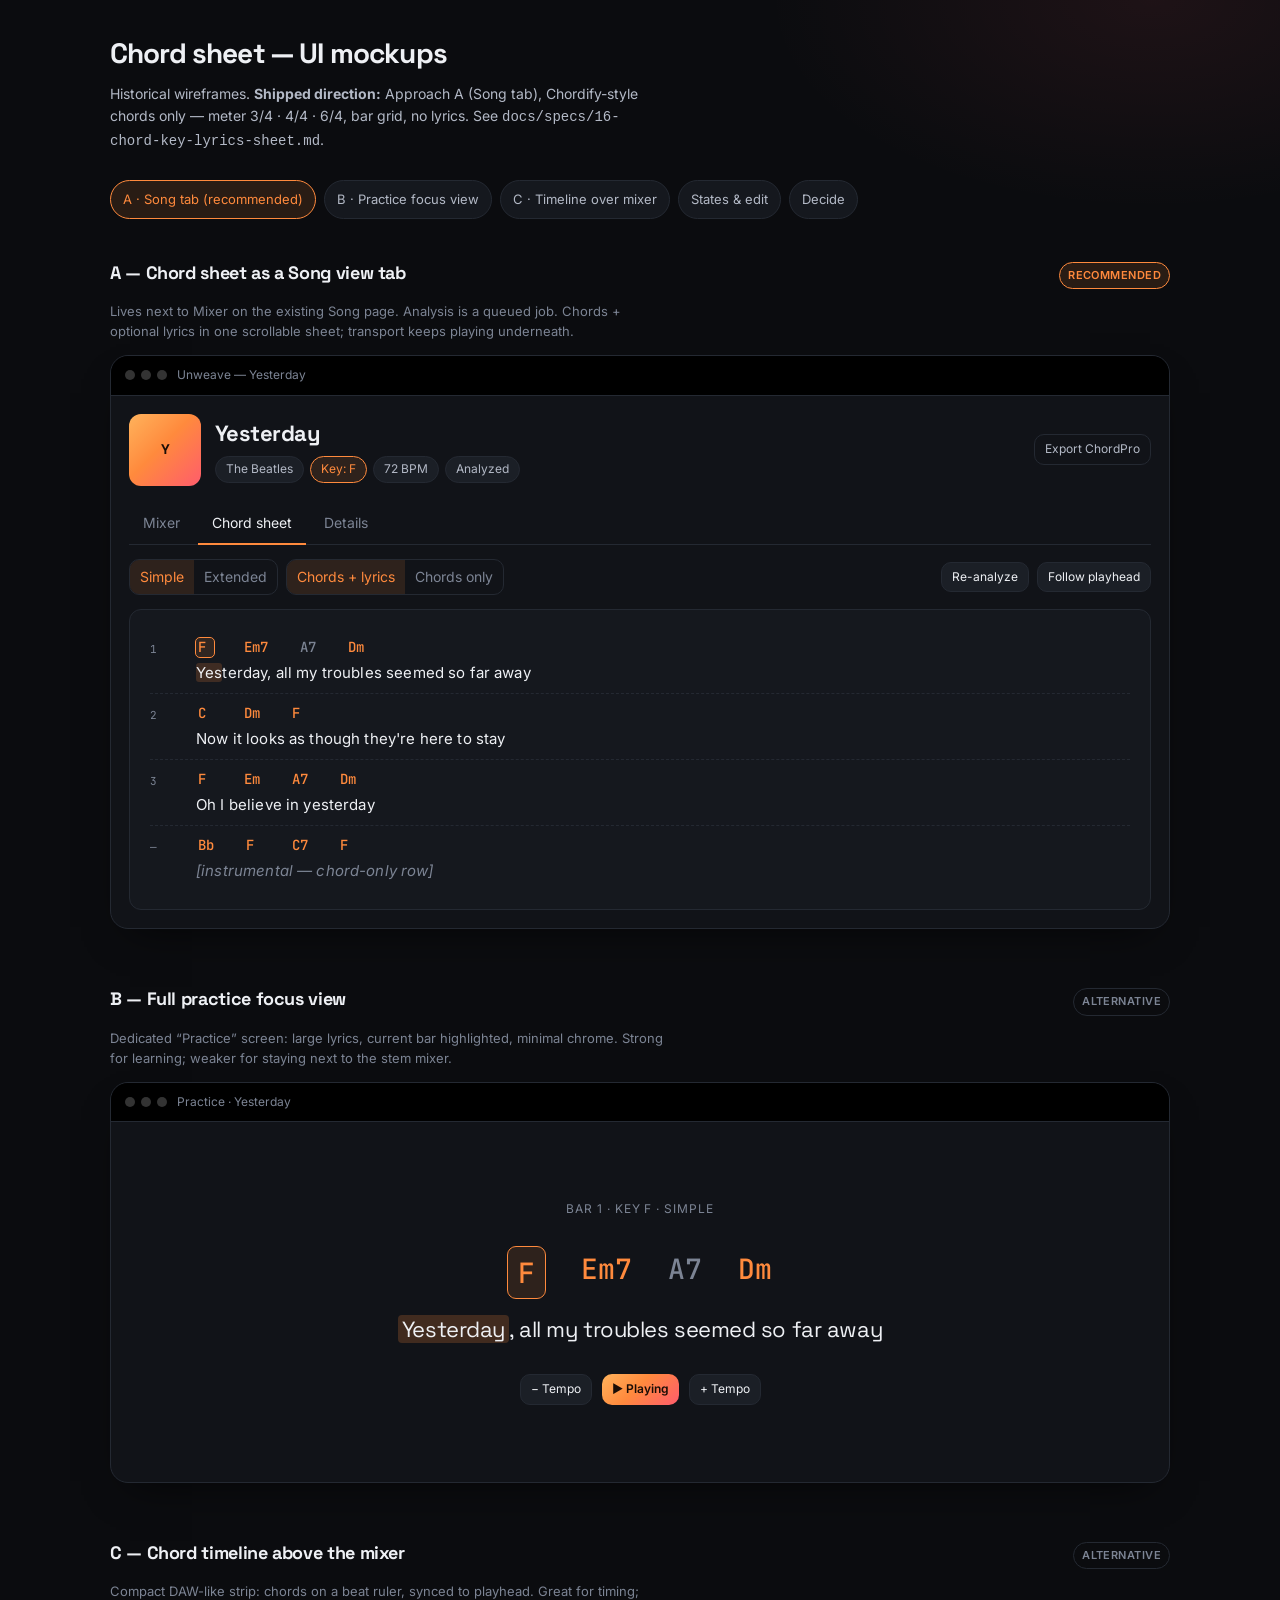
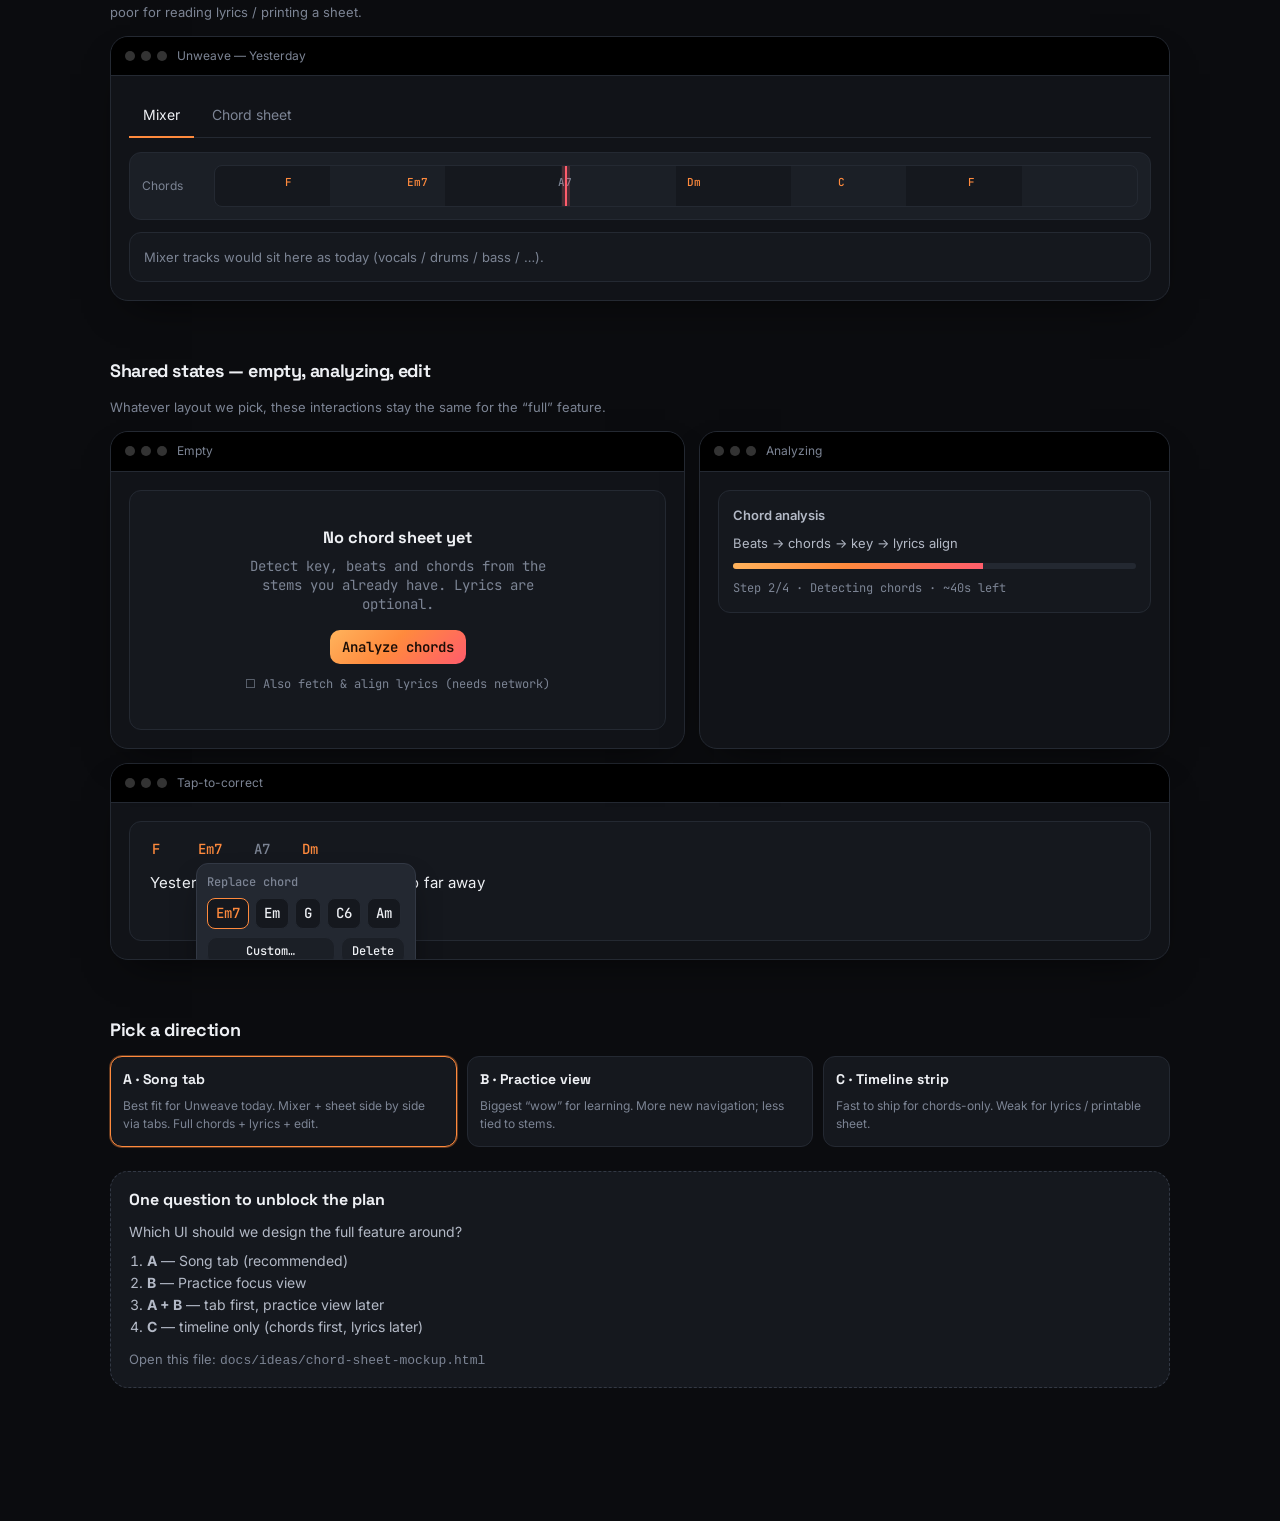
<file: docs/ideas/chord-sheet-mockup.html>
<!DOCTYPE html>
<html lang="en" data-theme="dark">
<head>
  <meta charset="utf-8" />
  <meta name="viewport" content="width=device-width, initial-scale=1" />
  <title>Unweave — Chord sheet UI mockups</title>
  <link rel="preconnect" href="https://fonts.googleapis.com" />
  <link rel="preconnect" href="https://fonts.gstatic.com" crossorigin />
  <link href="https://fonts.googleapis.com/css2?family=Inter:wght@400;500;600&family=JetBrains+Mono:wght@400;500&family=Space+Grotesk:wght@500;700&display=swap" rel="stylesheet" />
  <style>
    :root {
      --bg: #0b0c0f;
      --bg-raised: #111318;
      --surface: #15181e;
      --surface-2: #1b1f26;
      --surface-3: #232831;
      --line: #242932;
      --line-strong: #323844;
      --text: #eef0f4;
      --text-2: #b3b9c6;
      --text-3: #7c8494;
      --accent: #ff8a3d;
      --accent-2: #ff5c6c;
      --accent-soft: rgba(255, 138, 61, 0.12);
      --accent-ring: rgba(255, 138, 61, 0.35);
      --accent-grad: linear-gradient(135deg, #ffb35c 0%, #ff8a3d 45%, #ff5c6c 100%);
      --on-accent: #1a0d06;
      --success: #4fe0a8;
      --warning: #ffd166;
      --radius: 12px;
      --radius-lg: 18px;
      --font: 'Inter', system-ui, sans-serif;
      --font-display: 'Space Grotesk', 'Inter', sans-serif;
      --font-mono: 'JetBrains Mono', ui-monospace, monospace;
    }
    * { box-sizing: border-box; }
    body {
      margin: 0;
      font: 14px/1.55 var(--font);
      color: var(--text);
      background:
        radial-gradient(900px 420px at 12% -10%, rgba(255,138,61,.14), transparent 60%),
        radial-gradient(700px 380px at 90% 0%, rgba(255,92,108,.08), transparent 55%),
        var(--bg);
      min-height: 100vh;
    }
    .page { max-width: 1100px; margin: 0 auto; padding: 32px 20px 80px; }
    h1 {
      font-family: var(--font-display);
      font-size: 28px;
      letter-spacing: -.03em;
      margin: 0 0 8px;
    }
    .lede { color: var(--text-2); max-width: 62ch; margin: 0 0 28px; }
    .toc {
      display: flex; flex-wrap: wrap; gap: 8px;
      margin-bottom: 40px;
    }
    .toc a {
      text-decoration: none;
      color: var(--text-2);
      border: 1px solid var(--line);
      background: var(--surface);
      padding: 8px 12px;
      border-radius: 999px;
      font-size: 13px;
    }
    .toc a:hover { border-color: var(--accent); color: var(--accent); }
    .toc a.rec { border-color: var(--accent); color: var(--accent); background: var(--accent-soft); }
    section.mock {
      margin-bottom: 56px;
      scroll-margin-top: 24px;
    }
    .mock-head {
      display: flex; align-items: baseline; justify-content: space-between;
      gap: 16px; flex-wrap: wrap; margin-bottom: 12px;
    }
    .mock-head h2 {
      font-family: var(--font-display);
      font-size: 18px;
      margin: 0;
      letter-spacing: -.02em;
    }
    .badge {
      font-size: 11px; font-weight: 600; letter-spacing: .04em; text-transform: uppercase;
      padding: 4px 8px; border-radius: 999px;
      border: 1px solid var(--line); color: var(--text-3);
    }
    .badge.rec { border-color: var(--accent); color: var(--accent); background: var(--accent-soft); }
    .note { color: var(--text-3); font-size: 13px; margin: 0 0 14px; max-width: 70ch; }
    .frame {
      border: 1px solid var(--line);
      border-radius: var(--radius-lg);
      background: var(--bg-raised);
      overflow: hidden;
      box-shadow: 0 18px 40px -20px rgba(0,0,0,.7);
    }
    .chrome {
      display: flex; align-items: center; gap: 10px;
      padding: 10px 14px;
      background: #000;
      border-bottom: 1px solid var(--line);
      color: var(--text-3);
      font-size: 12px;
    }
    .chrome i { width: 10px; height: 10px; border-radius: 50%; background: #333; display: inline-block; }
    .chrome .dots { display: flex; gap: 6px; }
    .body { padding: 18px; }
    .song-top {
      display: grid;
      grid-template-columns: 72px 1fr auto;
      gap: 14px;
      align-items: center;
      margin-bottom: 16px;
    }
    .cover {
      width: 72px; height: 72px; border-radius: 12px;
      background: var(--accent-grad);
      display: grid; place-items: center;
      color: var(--on-accent); font-weight: 700; font-family: var(--font-display);
    }
    .song-title { font-family: var(--font-display); font-size: 22px; font-weight: 700; letter-spacing: -.025em; margin: 0; }
    .meta { display: flex; flex-wrap: wrap; gap: 6px; margin-top: 6px; }
    .chip {
      font-size: 12px; padding: 3px 10px; border-radius: 20px;
      background: var(--surface-2); border: 1px solid var(--line); color: var(--text-2);
    }
    .chip.key { color: var(--accent); border-color: var(--accent); background: var(--accent-soft); }
    .btn {
      appearance: none; border: 1px solid var(--line); background: var(--surface-2);
      color: var(--text); border-radius: 10px; padding: 8px 12px; font: inherit; cursor: pointer;
    }
    .btn.primary {
      border: none; color: var(--on-accent); font-weight: 600;
      background: var(--accent-grad);
    }
    .btn.ghost { background: transparent; color: var(--text-2); }
    .btn.sm { padding: 5px 10px; font-size: 12px; }
    .tabs { display: flex; gap: 4px; border-bottom: 1px solid var(--line); margin-bottom: 14px; }
    .tab {
      padding: 10px 14px; color: var(--text-3); cursor: pointer; border-bottom: 2px solid transparent;
      margin-bottom: -1px;
    }
    .tab.on { color: var(--text); border-color: var(--accent); }
    .toolbar {
      display: flex; flex-wrap: wrap; gap: 8px; align-items: center;
      margin-bottom: 14px;
    }
    .toolbar .grow { flex: 1; }
    .seg {
      display: inline-flex; border: 1px solid var(--line); border-radius: 10px; overflow: hidden;
    }
    .seg button {
      border: 0; background: transparent; color: var(--text-3);
      padding: 6px 10px; font: inherit; cursor: pointer;
    }
    .seg button.on { background: var(--accent-soft); color: var(--accent); }
    .sheet {
      background: var(--surface);
      border: 1px solid var(--line);
      border-radius: var(--radius);
      padding: 18px 20px;
      font-family: var(--font-mono);
      line-height: 1.35;
    }
    .measure {
      display: grid;
      grid-template-columns: 36px 1fr;
      gap: 10px;
      padding: 10px 0;
      border-bottom: 1px dashed var(--line);
    }
    .measure:last-child { border-bottom: 0; }
    .bar-no { color: var(--text-3); font-size: 11px; padding-top: 4px; }
    .chords { display: flex; flex-wrap: wrap; gap: 18px 28px; margin-bottom: 6px; }
    .chord {
      position: relative;
      min-width: 2.2ch;
      font-weight: 500;
      color: var(--accent);
      cursor: pointer;
      border-radius: 4px;
      padding: 0 2px;
    }
    .chord:hover { background: var(--accent-soft); }
    .chord.low { color: var(--text-3); }
    .chord.active {
      outline: 1px solid var(--accent);
      background: var(--accent-soft);
    }
    .lyrics {
      color: var(--text);
      font-family: var(--font);
      font-size: 15px;
      letter-spacing: .01em;
    }
    .lyrics .word.on { background: rgba(255,138,61,.18); border-radius: 3px; }
    .empty {
      text-align: center; padding: 36px 20px; color: var(--text-2);
    }
    .empty h3 { font-family: var(--font-display); margin: 0 0 8px; color: var(--text); }
    .empty p { margin: 0 auto 16px; max-width: 42ch; color: var(--text-3); }
    .popover {
      position: absolute; z-index: 2; top: 120%; left: 0;
      width: 220px; padding: 10px;
      background: var(--surface-3); border: 1px solid var(--line-strong);
      border-radius: 12px; box-shadow: 0 16px 32px -12px rgba(0,0,0,.7);
    }
    .popover strong { display: block; font-size: 12px; color: var(--text-3); margin-bottom: 8px; font-weight: 500; }
    .alts { display: flex; flex-wrap: wrap; gap: 6px; }
    .alts button {
      border: 1px solid var(--line); background: var(--surface); color: var(--text);
      border-radius: 8px; padding: 5px 8px; font: inherit; cursor: pointer;
    }
    .alts button.pick { border-color: var(--accent); color: var(--accent); }
    .timeline {
      display: grid; grid-template-columns: 64px 1fr; gap: 8px; align-items: center;
      margin-top: 12px; padding: 12px; border: 1px solid var(--line); border-radius: var(--radius);
      background: var(--surface-2);
    }
    .ruler {
      position: relative; height: 42px; border-radius: 8px;
      background: linear-gradient(90deg, var(--surface) 0 12.5%, transparent 12.5% 25%, var(--surface) 25% 37.5%, transparent 37.5% 50%, var(--surface) 50% 62.5%, transparent 62.5% 75%, var(--surface) 75% 87.5%, transparent 87.5%);
      border: 1px solid var(--line);
      overflow: hidden;
    }
    .ruler .c {
      position: absolute; top: 8px; transform: translateX(-50%);
      font-family: var(--font-mono); font-size: 11px; color: var(--accent); font-weight: 500;
    }
    .playhead {
      position: absolute; top: 0; bottom: 0; width: 2px; background: var(--accent-2);
      left: 38%; box-shadow: 0 0 0 3px rgba(255,92,108,.2);
    }
    .split {
      display: grid; grid-template-columns: 1.1fr .9fr; gap: 14px;
    }
    @media (max-width: 820px) { .split { grid-template-columns: 1fr; } }
    .card {
      border: 1px solid var(--line); border-radius: var(--radius);
      background: var(--surface); padding: 14px;
    }
    .card h4 { margin: 0 0 8px; font-size: 13px; color: var(--text-2); font-weight: 600; }
    .progress {
      height: 6px; border-radius: 999px; background: var(--surface-3); overflow: hidden; margin: 10px 0;
    }
    .progress i { display: block; height: 100%; width: 62%; background: var(--accent-grad); }
    .compare {
      display: grid; grid-template-columns: 1fr 1fr 1fr; gap: 10px; margin-top: 10px;
    }
    @media (max-width: 900px) { .compare { grid-template-columns: 1fr; } }
    .opt {
      border: 1px solid var(--line); border-radius: var(--radius); padding: 12px; background: var(--surface);
    }
    .opt.rec { border-color: var(--accent); box-shadow: 0 0 0 1px var(--accent-ring); }
    .opt h3 { margin: 0 0 6px; font-size: 14px; font-family: var(--font-display); }
    .opt p { margin: 0; color: var(--text-3); font-size: 12px; }
    .footer-ask {
      margin-top: 24px; padding: 16px 18px; border-radius: var(--radius-lg);
      border: 1px dashed var(--line-strong); background: var(--surface);
    }
    .footer-ask h2 { margin: 0 0 8px; font-size: 16px; font-family: var(--font-display); }
    .footer-ask ol { margin: 0; padding-left: 18px; color: var(--text-2); }
  </style>
</head>
<body>
  <div class="page">
    <h1>Chord sheet — UI mockups</h1>
    <p class="lede">
      Historical wireframes. <strong>Shipped direction:</strong> Approach A (Song tab),
      Chordify-style chords only — meter 3/4 · 4/4 · 6/4, bar grid, no lyrics.
      See <code>docs/specs/16-chord-key-lyrics-sheet.md</code>.
    </p>

    <nav class="toc">
      <a class="rec" href="#a">A · Song tab (recommended)</a>
      <a href="#b">B · Practice focus view</a>
      <a href="#c">C · Timeline over mixer</a>
      <a href="#states">States &amp; edit</a>
      <a href="#ask">Decide</a>
    </nav>

    <!-- ========== APPROACH A ========== -->
    <section class="mock" id="a">
      <div class="mock-head">
        <h2>A — Chord sheet as a Song view tab</h2>
        <span class="badge rec">Recommended</span>
      </div>
      <p class="note">
        Lives next to Mixer on the existing Song page. Analysis is a queued job.
        Chords + optional lyrics in one scrollable sheet; transport keeps playing underneath.
      </p>
      <div class="frame">
        <div class="chrome"><span class="dots"><i></i><i></i><i></i></span> Unweave — Yesterday</div>
        <div class="body">
          <div class="song-top">
            <div class="cover">Y</div>
            <div>
              <h3 class="song-title">Yesterday</h3>
              <div class="meta">
                <span class="chip">The Beatles</span>
                <span class="chip key">Key: F</span>
                <span class="chip">72 BPM</span>
                <span class="chip">Analyzed</span>
              </div>
            </div>
            <button class="btn ghost sm">Export ChordPro</button>
          </div>

          <div class="tabs">
            <div class="tab">Mixer</div>
            <div class="tab on">Chord sheet</div>
            <div class="tab">Details</div>
          </div>

          <div class="toolbar">
            <div class="seg">
              <button class="on">Simple</button>
              <button>Extended</button>
            </div>
            <div class="seg">
              <button class="on">Chords + lyrics</button>
              <button>Chords only</button>
            </div>
            <span class="grow"></span>
            <button class="btn sm">Re-analyze</button>
            <button class="btn sm">Follow playhead</button>
          </div>

          <div class="sheet">
            <div class="measure">
              <div class="bar-no">1</div>
              <div>
                <div class="chords">
                  <span class="chord active">F</span>
                  <span class="chord">Em7</span>
                  <span class="chord low" title="low confidence">A7</span>
                  <span class="chord">Dm</span>
                </div>
                <div class="lyrics"><span class="word on">Yes</span>terday, all my troubles seemed so far away</div>
              </div>
            </div>
            <div class="measure">
              <div class="bar-no">2</div>
              <div>
                <div class="chords">
                  <span class="chord">C</span>
                  <span class="chord">Dm</span>
                  <span class="chord">F</span>
                </div>
                <div class="lyrics">Now it looks as though they're here to stay</div>
              </div>
            </div>
            <div class="measure">
              <div class="bar-no">3</div>
              <div>
                <div class="chords">
                  <span class="chord">F</span>
                  <span class="chord">Em</span>
                  <span class="chord">A7</span>
                  <span class="chord">Dm</span>
                </div>
                <div class="lyrics">Oh I believe in yesterday</div>
              </div>
            </div>
            <div class="measure">
              <div class="bar-no">—</div>
              <div>
                <div class="chords">
                  <span class="chord">Bb</span>
                  <span class="chord">F</span>
                  <span class="chord">C7</span>
                  <span class="chord">F</span>
                </div>
                <div class="lyrics" style="color:var(--text-3);font-style:italic">[instrumental — chord-only row]</div>
              </div>
            </div>
          </div>
        </div>
      </div>
    </section>

    <!-- ========== APPROACH B ========== -->
    <section class="mock" id="b">
      <div class="mock-head">
        <h2>B — Full practice focus view</h2>
        <span class="badge">Alternative</span>
      </div>
      <p class="note">
        Dedicated “Practice” screen: large lyrics, current bar highlighted, minimal chrome.
        Strong for learning; weaker for staying next to the stem mixer.
      </p>
      <div class="frame">
        <div class="chrome"><span class="dots"><i></i><i></i><i></i></span> Practice · Yesterday</div>
        <div class="body" style="min-height:360px;display:flex;flex-direction:column;justify-content:center;gap:28px;">
          <div style="text-align:center;color:var(--text-3);font-size:12px;letter-spacing:.08em;text-transform:uppercase;">Bar 1 · Key F · Simple</div>
          <div style="text-align:center;">
            <div style="display:flex;justify-content:center;gap:36px;font-family:var(--font-mono);font-size:28px;color:var(--accent);font-weight:500;margin-bottom:14px;">
              <span style="outline:1px solid var(--accent);background:var(--accent-soft);border-radius:8px;padding:4px 10px;">F</span>
              <span>Em7</span><span style="color:var(--text-3)">A7</span><span>Dm</span>
            </div>
            <div style="font-size:22px;font-family:var(--font-display);letter-spacing:-.02em;">
              <span style="background:rgba(255,138,61,.2);border-radius:4px;padding:0 4px;">Yesterday</span>,
              all my troubles seemed so far away
            </div>
          </div>
          <div style="display:flex;justify-content:center;gap:10px;">
            <button class="btn sm">− Tempo</button>
            <button class="btn primary sm">▶ Playing</button>
            <button class="btn sm">+ Tempo</button>
          </div>
        </div>
      </div>
    </section>

    <!-- ========== APPROACH C ========== -->
    <section class="mock" id="c">
      <div class="mock-head">
        <h2>C — Chord timeline above the mixer</h2>
        <span class="badge">Alternative</span>
      </div>
      <p class="note">
        Compact DAW-like strip: chords on a beat ruler, synced to playhead.
        Great for timing; poor for reading lyrics / printing a sheet.
      </p>
      <div class="frame">
        <div class="chrome"><span class="dots"><i></i><i></i><i></i></span> Unweave — Yesterday</div>
        <div class="body">
          <div class="tabs">
            <div class="tab on">Mixer</div>
            <div class="tab">Chord sheet</div>
          </div>
          <div class="timeline">
            <div style="color:var(--text-3);font-size:12px;">Chords</div>
            <div class="ruler">
              <span class="c" style="left:8%">F</span>
              <span class="c" style="left:22%">Em7</span>
              <span class="c" style="left:38%;color:var(--text-3)">A7</span>
              <span class="c" style="left:52%">Dm</span>
              <span class="c" style="left:68%">C</span>
              <span class="c" style="left:82%">F</span>
              <div class="playhead"></div>
            </div>
          </div>
          <div class="card" style="margin-top:12px;color:var(--text-3);font-size:13px;">
            Mixer tracks would sit here as today (vocals / drums / bass / …).
          </div>
        </div>
      </div>
    </section>

    <!-- ========== STATES ========== -->
    <section class="mock" id="states">
      <div class="mock-head">
        <h2>Shared states — empty, analyzing, edit</h2>
      </div>
      <p class="note">Whatever layout we pick, these interactions stay the same for the “full” feature.</p>

      <div class="split">
        <div class="frame">
          <div class="chrome"><span class="dots"><i></i><i></i><i></i></span> Empty</div>
          <div class="body">
            <div class="sheet empty">
              <h3>No chord sheet yet</h3>
              <p>Detect key, beats and chords from the stems you already have. Lyrics are optional.</p>
              <button class="btn primary">Analyze chords</button>
              <div style="margin-top:12px;font-size:12px;color:var(--text-3);">
                ☐ Also fetch &amp; align lyrics (needs network)
              </div>
            </div>
          </div>
        </div>

        <div class="frame">
          <div class="chrome"><span class="dots"><i></i><i></i><i></i></span> Analyzing</div>
          <div class="body">
            <div class="card">
              <h4>Chord analysis</h4>
              <div style="font-size:13px;color:var(--text-2);">Beats → chords → key → lyrics align</div>
              <div class="progress"><i></i></div>
              <div style="font-family:var(--font-mono);font-size:12px;color:var(--text-3);">Step 2/4 · Detecting chords · ~40s left</div>
            </div>
          </div>
        </div>
      </div>

      <div class="frame" style="margin-top:14px;">
        <div class="chrome"><span class="dots"><i></i><i></i><i></i></span> Tap-to-correct</div>
        <div class="body">
          <div class="sheet" style="position:relative;min-height:120px;">
            <div class="chords" style="position:relative;display:inline-flex;gap:28px;">
              <span class="chord">F</span>
              <span class="chord" style="position:relative;">
                Em7
                <div class="popover">
                  <strong>Replace chord</strong>
                  <div class="alts">
                    <button class="pick">Em7</button>
                    <button>Em</button>
                    <button>G</button>
                    <button>C6</button>
                    <button>Am</button>
                  </div>
                  <div style="margin-top:8px;display:flex;gap:6px;">
                    <button class="btn sm" style="flex:1">Custom…</button>
                    <button class="btn sm">Delete</button>
                  </div>
                </div>
              </span>
              <span class="chord low">A7</span>
              <span class="chord">Dm</span>
            </div>
            <div class="lyrics" style="margin-top:8px;">Yesterday, all my troubles seemed so far away</div>
          </div>
        </div>
      </div>
    </section>

    <section class="mock" id="ask">
      <div class="mock-head"><h2>Pick a direction</h2></div>
      <div class="compare">
        <div class="opt rec">
          <h3>A · Song tab</h3>
          <p>Best fit for Unweave today. Mixer + sheet side by side via tabs. Full chords + lyrics + edit.</p>
        </div>
        <div class="opt">
          <h3>B · Practice view</h3>
          <p>Biggest “wow” for learning. More new navigation; less tied to stems.</p>
        </div>
        <div class="opt">
          <h3>C · Timeline strip</h3>
          <p>Fast to ship for chords-only. Weak for lyrics / printable sheet.</p>
        </div>
      </div>

      <div class="footer-ask">
        <h2>One question to unblock the plan</h2>
        <p style="margin:0 0 8px;color:var(--text-2);">Which UI should we design the full feature around?</p>
        <ol>
          <li><strong>A</strong> — Song tab (recommended)</li>
          <li><strong>B</strong> — Practice focus view</li>
          <li><strong>A + B</strong> — tab first, practice view later</li>
          <li><strong>C</strong> — timeline only (chords first, lyrics later)</li>
        </ol>
        <p style="margin:12px 0 0;color:var(--text-3);font-size:13px;">
          Open this file: <code>docs/ideas/chord-sheet-mockup.html</code>
        </p>
      </div>
    </section>
  </div>
</body>
</html>
</file>
